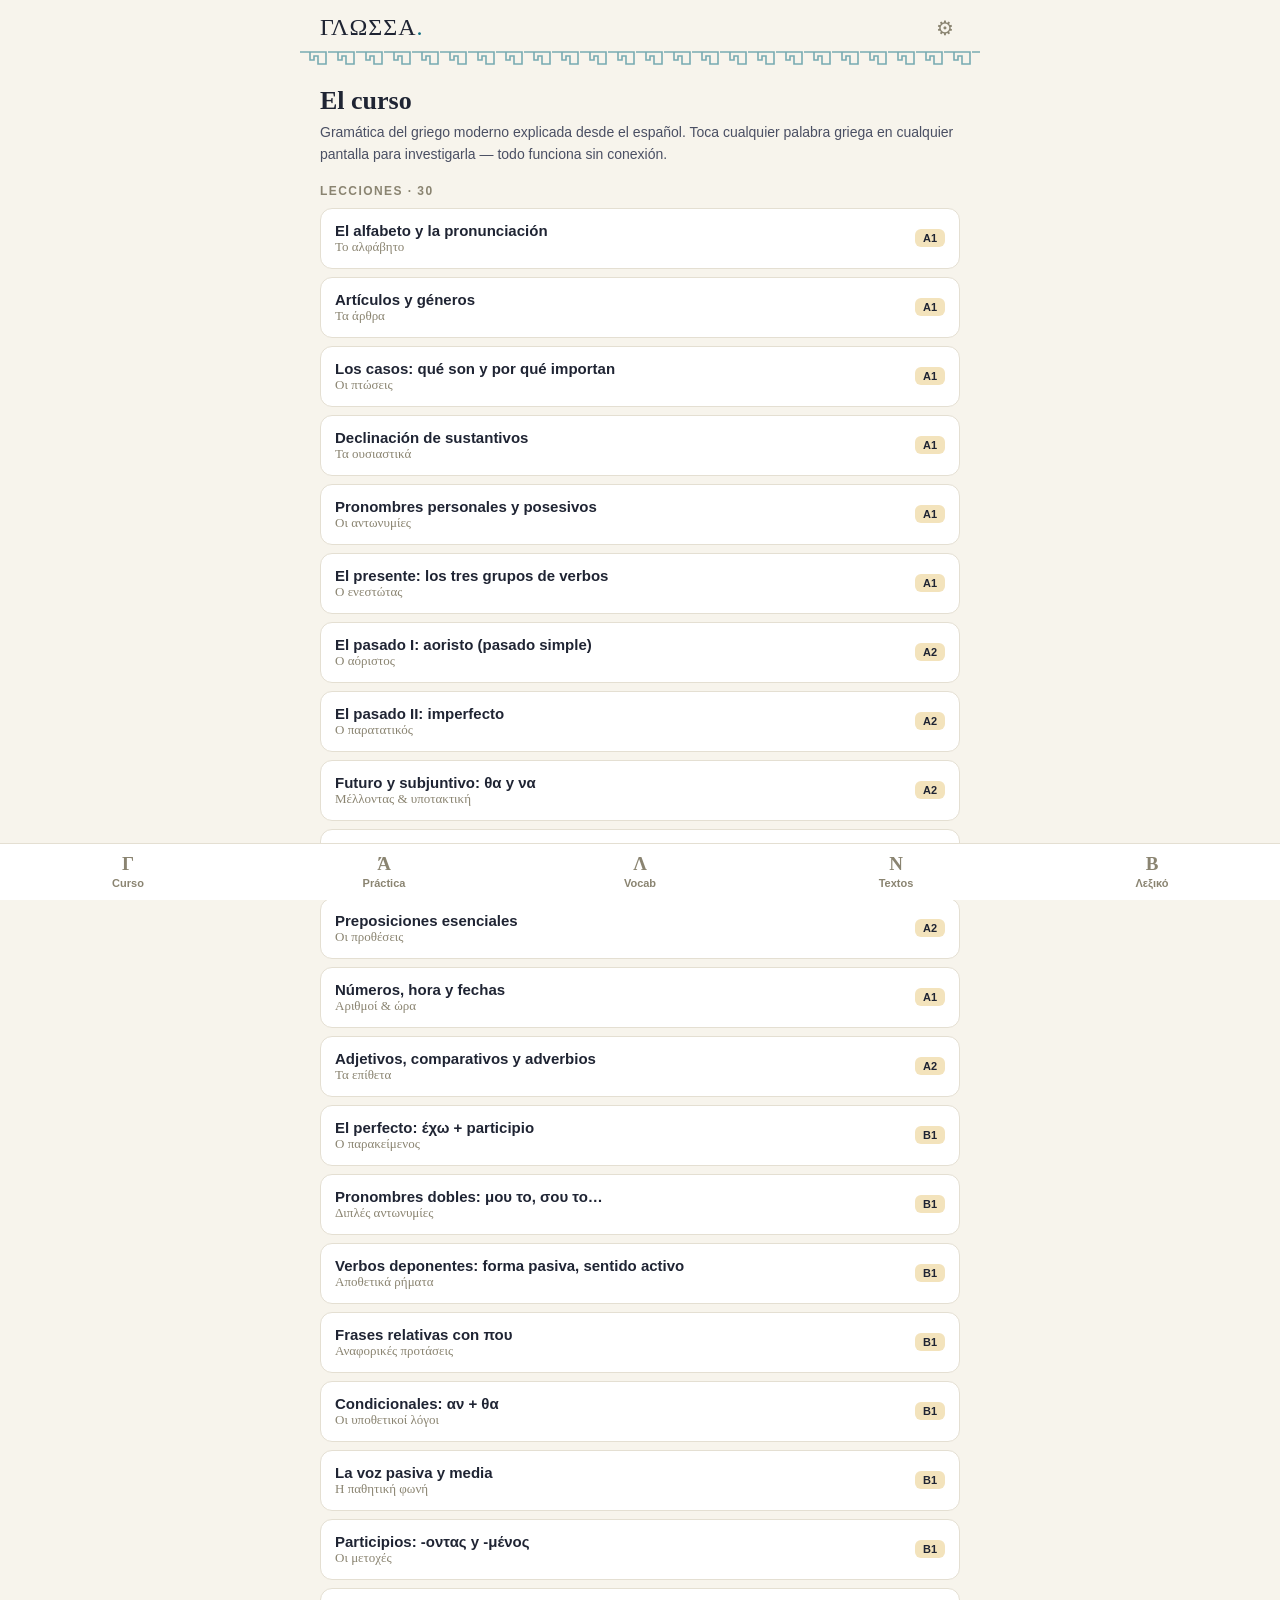
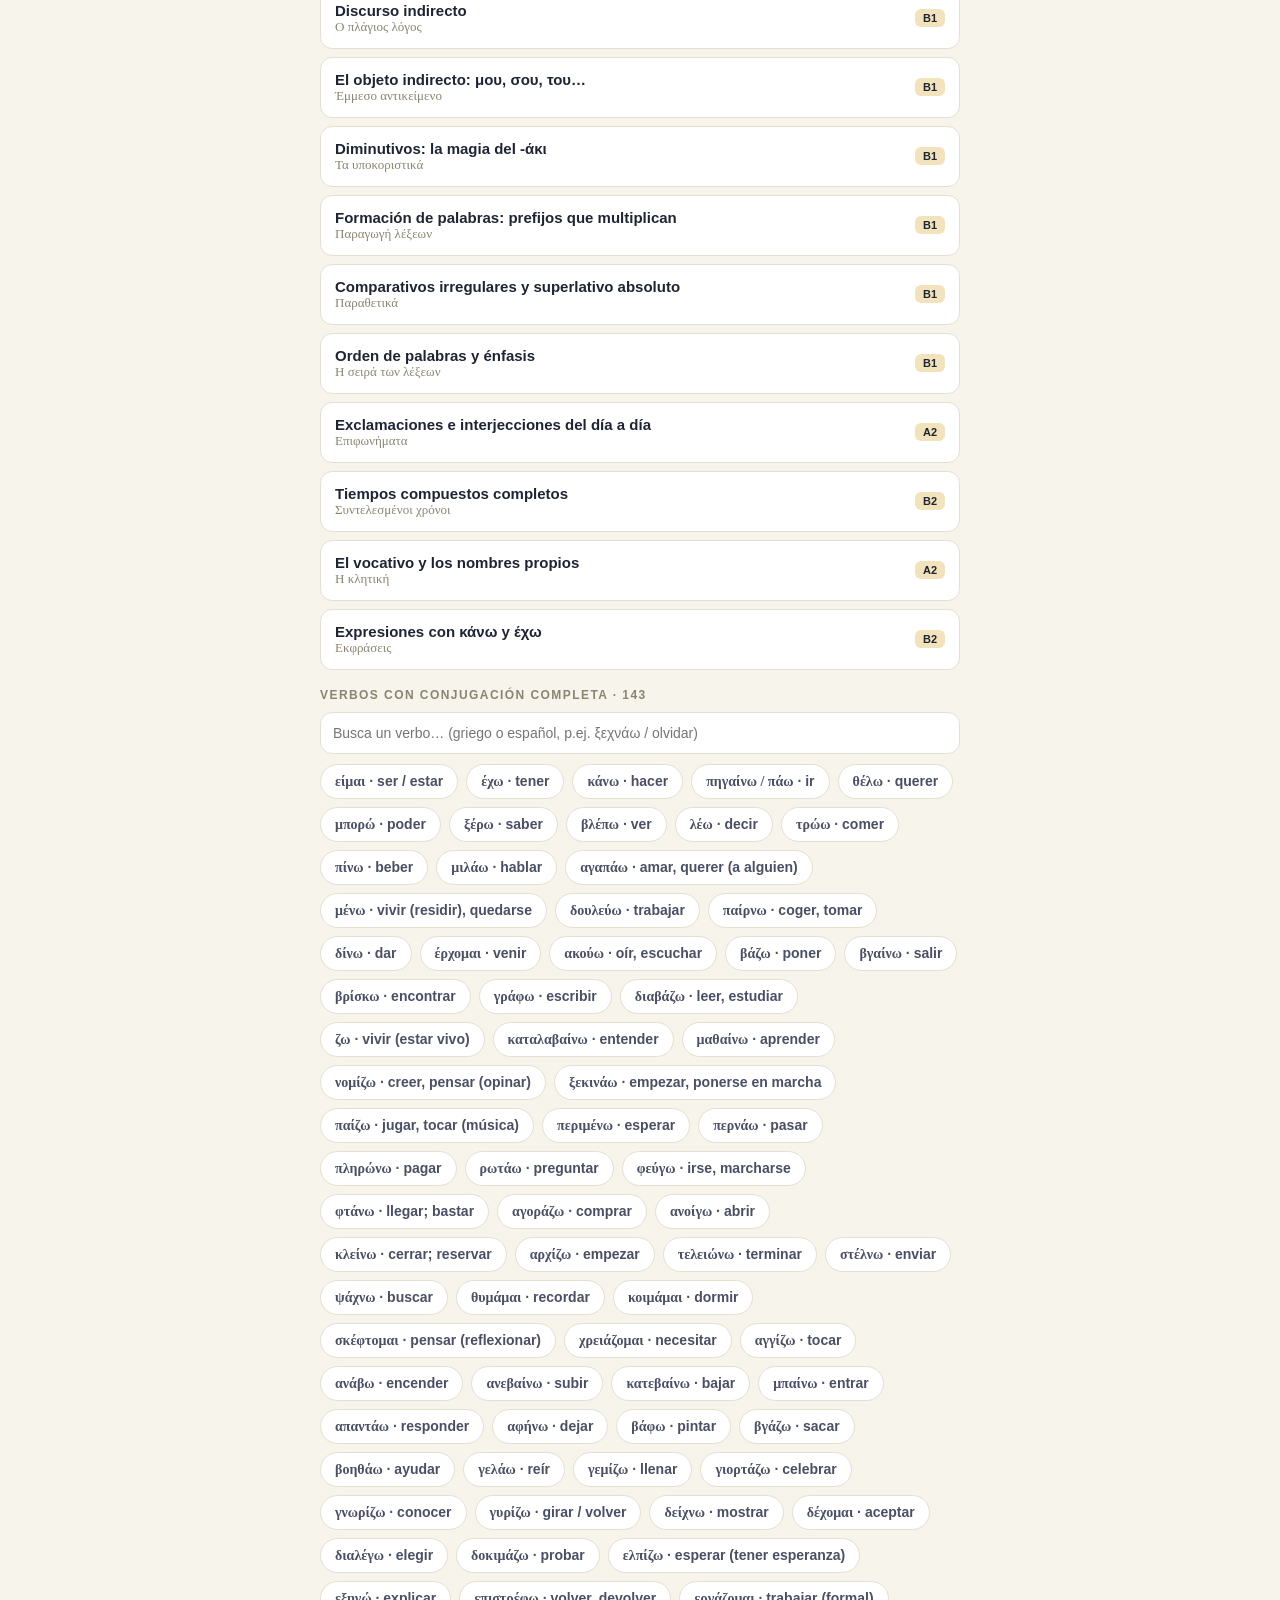
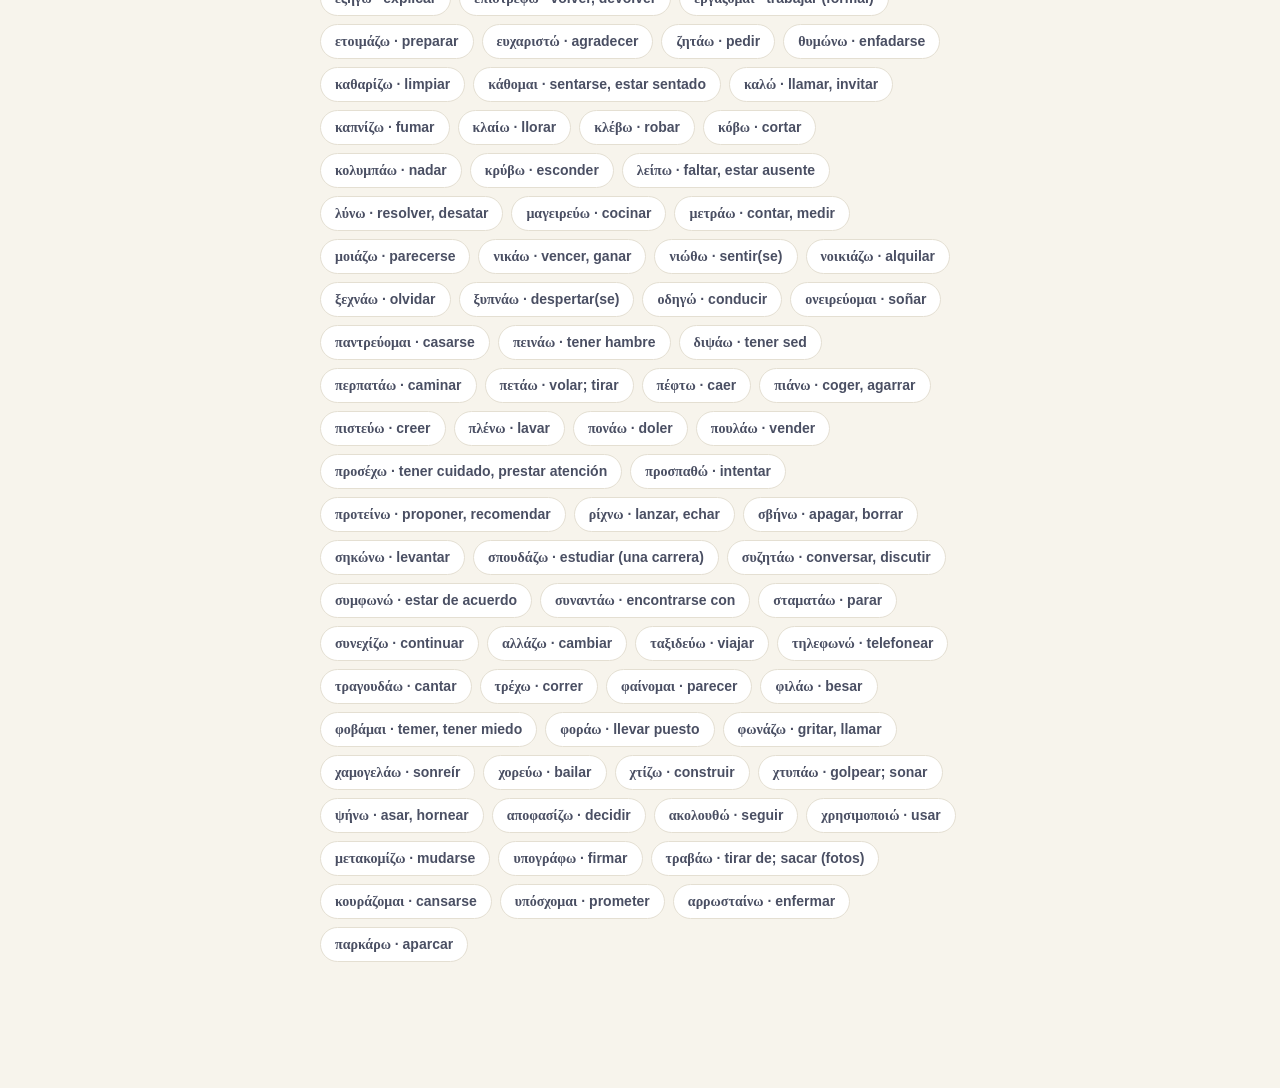
<file: index.html>
<!DOCTYPE html>
<html lang="es">
<head>
<meta charset="UTF-8">
<meta name="viewport" content="width=device-width, initial-scale=1, viewport-fit=cover">
<title>ΓΛΩΣΣΑ · Griego desde el español</title>
<meta name="description" content="Curso completo de griego moderno para hispanohablantes: gramática, verbos, vocabulario, textos paralelos y ejercicios. Funciona offline.">
<meta name="theme-color" content="#F7F4EC">
<link rel="manifest" href="manifest.json">
<link rel="icon" href="data:image/svg+xml,<svg xmlns='http://www.w3.org/2000/svg' viewBox='0 0 100 100'><rect width='100' height='100' rx='20' fill='%230E6E82'/><text x='50' y='68' font-size='52' text-anchor='middle' fill='white' font-family='Georgia'>Γ</text></svg>">
<link rel="apple-touch-icon" href="icon-192.png">
<link rel="stylesheet" href="styles.css">
</head>
<body>
<header id="topbar">
  <div class="brand" onclick="go('curso')">ΓΛΩΣΣΑ<span class="dot">.</span></div>
  <button class="gear" onclick="go('ajustes')" title="Ajustes">⚙</button>
</header>
<div class="meander"></div>
<main id="app"></main>
<nav id="tabbar">
  <button data-tab="curso" onclick="go('curso')"><span class="ticon">Γ</span><span>Curso</span></button>
  <button data-tab="ejercicios" onclick="go('ejercicios')"><span class="ticon">Ά</span><span>Práctica</span></button>
  <button data-tab="vocab" onclick="go('vocab')"><span class="ticon">Λ</span><span>Vocab</span></button>
  <button data-tab="textos" onclick="go('textos')"><span class="ticon">Ν</span><span>Textos</span></button>
  <button data-tab="dic" onclick="go('dic')"><span class="ticon">Β</span><span id="dicCount">Λεξικό</span></button>
</nav>
<div id="sheetOverlay" onclick="closeSheet(event)">
  <div id="sheet" onclick="event.stopPropagation()">
    <div class="handle"></div>
    <div id="sheetTitle"></div>
    <div id="sheetBody"></div>
  </div>
</div>
<script src="app.js"></script>
</body>
</html>
</file>
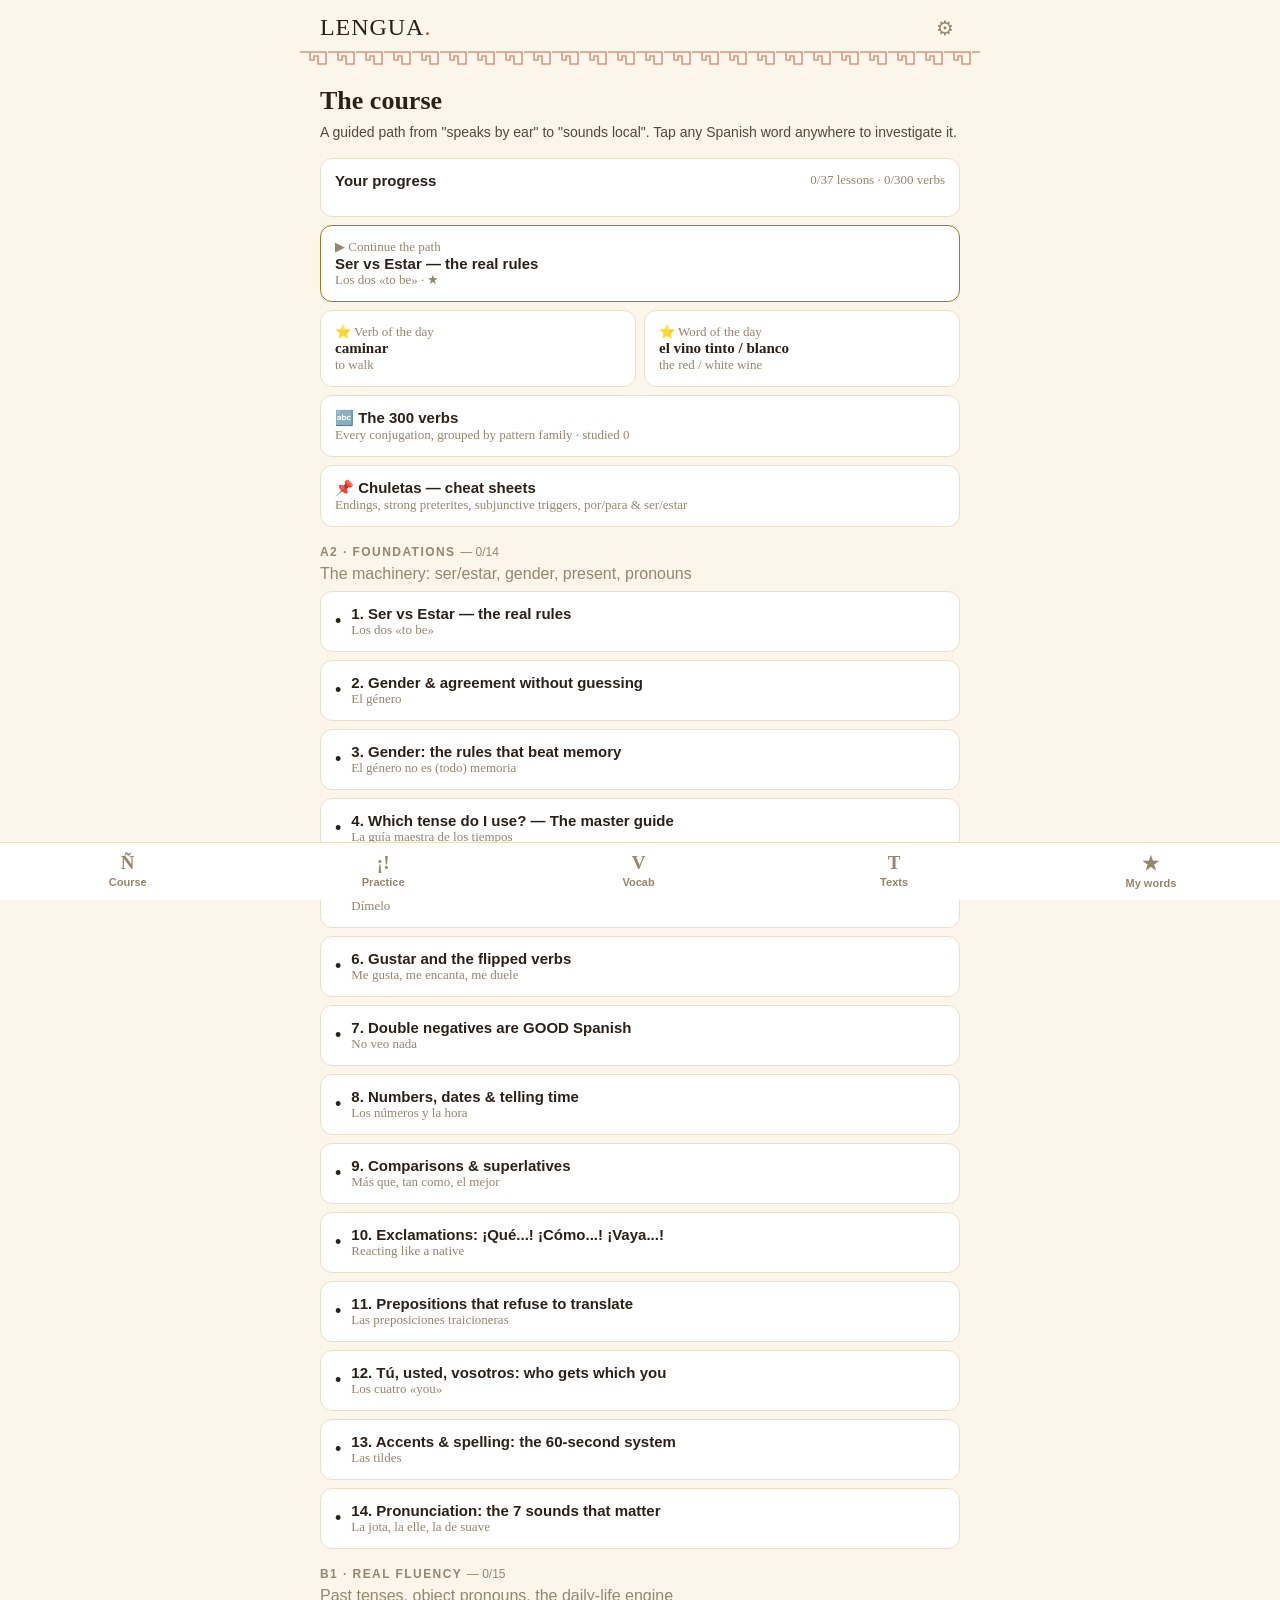
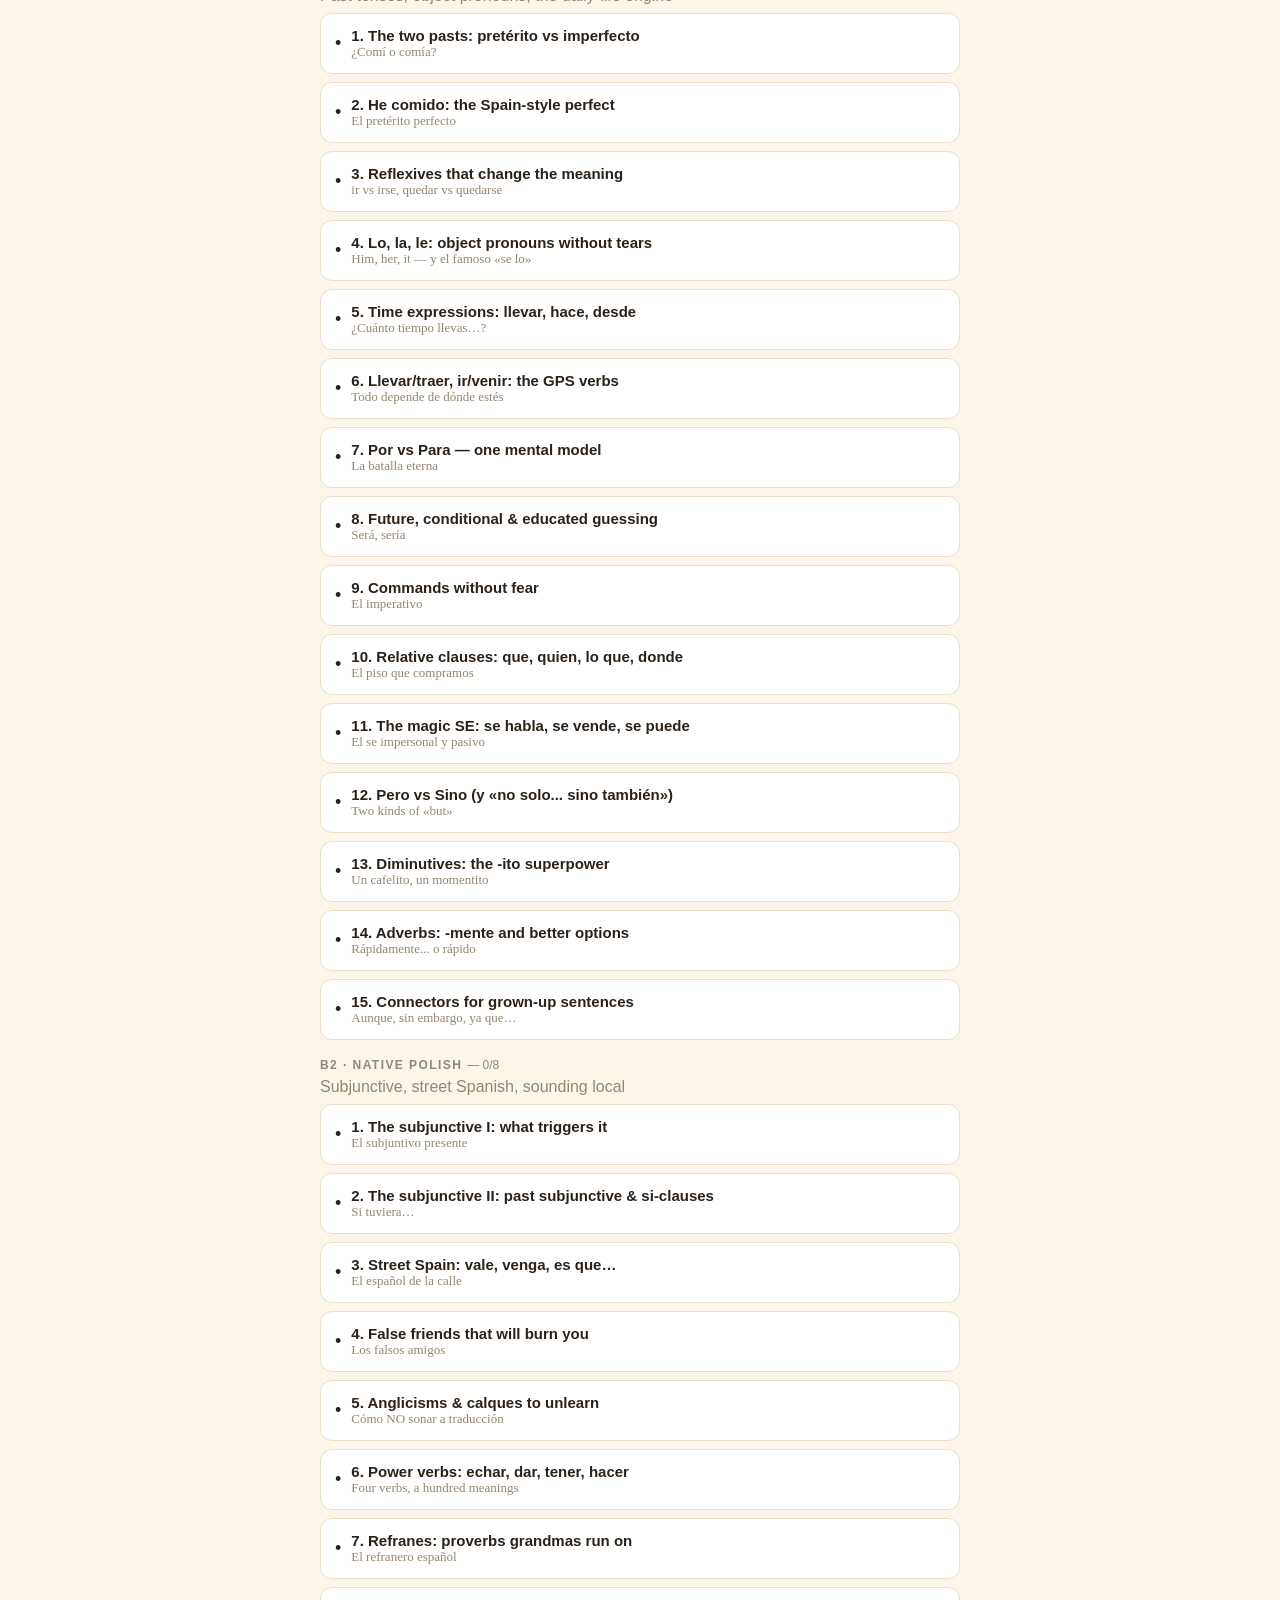
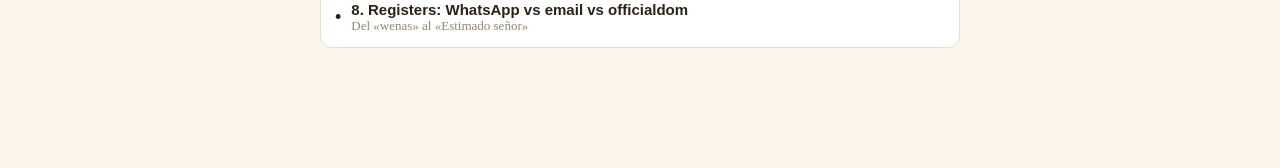
<file: lengua/index.html>
<!DOCTYPE html>
<html lang="en">
<head>
<meta charset="UTF-8">
<meta name="viewport" content="width=device-width, initial-scale=1, viewport-fit=cover">
<title>LENGUA · Real Spanish for English speakers</title>
<meta name="description" content="A complete Spanish course for English speakers who already speak but never studied: verb system, tense usage, subjunctive, por/para, ser/estar, idioms, parallel texts. Works offline.">
<meta name="theme-color" content="#FBF5EA">
<link rel="manifest" href="manifest.json">
<link rel="icon" href="data:image/svg+xml,<svg xmlns='http://www.w3.org/2000/svg' viewBox='0 0 100 100'><rect width='100' height='100' rx='20' fill='%23B94A2C'/><text x='50' y='70' font-size='52' text-anchor='middle' fill='%23FBF5EA' font-family='Georgia'>Ñ</text></svg>">
<link rel="apple-touch-icon" href="icon-192.png">
<link rel="stylesheet" href="styles.css">
</head>
<body>
<header id="topbar">
  <div class="brand" onclick="go('curso')">LENGUA<span class="dot">.</span></div>
  <button class="gear" onclick="go('ajustes')" title="Settings">⚙</button>
</header>
<div class="meander"></div>
<main id="app"></main>
<nav id="tabbar">
  <button data-tab="curso" onclick="go('curso')"><span class="ticon">Ñ</span><span>Course</span></button>
  <button data-tab="ejercicios" onclick="go('ejercicios')"><span class="ticon">¡!</span><span>Practice</span></button>
  <button data-tab="vocab" onclick="go('vocab')"><span class="ticon">V</span><span>Vocab</span></button>
  <button data-tab="textos" onclick="go('textos')"><span class="ticon">T</span><span>Texts</span></button>
  <button data-tab="dic" onclick="go('dic')"><span class="ticon">★</span><span id="dicCount">My words</span></button>
</nav>
<div id="sheetOverlay" onclick="closeSheet(event)">
  <div id="sheet" onclick="event.stopPropagation()">
    <div class="handle"></div>
    <div id="sheetTitle"></div>
    <div id="sheetBody"></div>
  </div>
</div>
<script src="app.js"></script>
</body>
</html>
</file>
<file: styles.css>
:root{
  --paper:#F7F4EC; --card:#fff; --ink:#1F2433; --ink-soft:#4A4F63; --muted:#8A8471;
  --thalassa:#0E6E82; --thalassa-dark:#0A5364; --honey:#F3E3BC; --honey-deep:#C08A2D;
  --line:#E4DFD2; --danger:#A33B2E; --ok:#2E7D4F;
}
*{box-sizing:border-box}
body{margin:0;background:var(--paper);color:var(--ink);font-family:'Helvetica Neue',Arial,sans-serif;padding-bottom:calc(72px + env(safe-area-inset-bottom))}
.serif{font-family:Georgia,'Times New Roman',serif}
#topbar{display:flex;justify-content:space-between;align-items:center;max-width:680px;margin:0 auto;padding:14px 20px 0}
.brand{font-family:Georgia,serif;font-size:24px;letter-spacing:.04em;cursor:pointer}
.brand .dot{color:var(--thalassa)}
.gear{background:none;border:none;font-size:20px;cursor:pointer;color:var(--muted)}
.meander{height:14px;max-width:680px;margin:10px auto 0;opacity:.55;background-repeat:repeat-x;background-image:url("data:image/svg+xml,%3Csvg xmlns='http://www.w3.org/2000/svg' width='28' height='14' viewBox='0 0 28 14'%3E%3Cpath d='M0 1 h26 v12 h-8 v-8 h-4 v4 h-4 v-8 h12' fill='none' stroke='%230E6E82' stroke-width='1.6'/%3E%3C/svg%3E")}
main{max-width:680px;margin:0 auto;padding:16px 20px 40px}
h1{font-family:Georgia,serif;font-size:26px;margin:4px 0 6px;line-height:1.2}
h2{font-family:Georgia,serif;font-size:23px;margin:0 0 4px;line-height:1.25}
.sub{color:var(--ink-soft);font-size:14px;line-height:1.55;margin:0 0 14px}
.stitle{font-size:12px;font-weight:700;letter-spacing:.12em;text-transform:uppercase;color:var(--muted);margin:18px 0 10px}
.chips{display:flex;flex-wrap:wrap;gap:8px;margin-bottom:14px}
.chip{padding:8px 14px;border-radius:999px;border:1.5px solid var(--line);background:var(--card);color:var(--ink-soft);font-size:14px;font-weight:600;cursor:pointer;transition:all .15s}
.chip.on{border-color:var(--thalassa);background:var(--thalassa);color:#fff}
.card{background:var(--card);border:1px solid var(--line);border-radius:12px;padding:13px 14px;margin-bottom:8px}
.card.tap{cursor:pointer}
.card .t{font-weight:700;font-size:15px}
.card .s{font-family:Georgia,serif;color:var(--muted);font-size:13px}
.row{display:flex;justify-content:space-between;align-items:center;gap:10px}
.lvl{background:var(--honey);border-radius:6px;font-size:11px;font-weight:800;padding:3px 8px;flex-shrink:0}
.back{background:none;border:none;color:var(--thalassa);font-weight:700;font-size:14px;cursor:pointer;padding:0;margin-bottom:12px}
.btn{padding:10px 16px;border-radius:10px;border:none;background:var(--thalassa);color:#fff;font-weight:700;font-size:14px;cursor:pointer}
.btn.big{width:100%;padding:16px;font-size:17px;border-radius:14px;box-shadow:0 4px 14px rgba(14,110,130,.35)}
.btn.ghost{background:transparent;border:1.5px solid var(--thalassa);color:var(--thalassa)}
.btn:disabled{background:var(--line);color:var(--muted);cursor:default;box-shadow:none}
.btnrow{display:flex;gap:10px;flex-wrap:wrap;margin-top:12px}
table{border-collapse:collapse;width:100%;background:var(--card);border-radius:12px;overflow:hidden;font-size:14px;margin:10px 0 16px}
th{text-align:left;padding:8px 10px;background:var(--honey);font-size:12px;letter-spacing:.06em;text-transform:uppercase}
td{padding:7px 10px;border-top:1px solid var(--line)}
td.gr{font-family:Georgia,serif;font-size:15px}
.tblwrap{overflow-x:auto}
p.lx{font-size:15px;line-height:1.65;margin:0 0 12px}
.ex{background:var(--card);border-left:3px solid var(--honey-deep);border-radius:10px;padding:10px 14px;margin:0 0 12px;cursor:pointer}
.ex .el{font-family:Georgia,serif;font-size:17px}
.ex .es{color:var(--muted);font-size:13px;margin-top:2px}
.gw{cursor:pointer;border-radius:4px;padding:1px 2px;transition:background .12s}
.gw:active,.gw:hover{background:var(--honey)}
.gtext{font-family:Georgia,serif;font-size:20px;line-height:1.75;margin:0 0 10px}
.estext{font-size:15px;line-height:1.6;margin:0 0 22px;color:var(--muted);border-left:3px solid var(--line);padding-left:12px}
.estext .sp{cursor:pointer;border-radius:4px;transition:background .15s}
.pair-on{background:var(--honey)!important;color:var(--ink)!important}
.hint{color:var(--muted);font-size:13px;text-align:center;margin-top:10px}
.plus{border:1.5px solid var(--thalassa);background:transparent;color:var(--thalassa);border-radius:8px;width:30px;height:30px;font-size:16px;font-weight:800;cursor:pointer;flex-shrink:0}
.plus.saved{border-color:var(--line);background:var(--line);color:var(--muted);cursor:default}
#tabbar{position:fixed;bottom:0;left:0;right:0;background:var(--card);border-top:1px solid var(--line);display:flex;justify-content:space-around;padding:8px 0 calc(10px + env(safe-area-inset-bottom));z-index:40}
#tabbar button{background:none;border:none;cursor:pointer;color:var(--muted);display:flex;flex-direction:column;align-items:center;gap:2px;min-width:60px;font-size:11px;font-weight:700}
#tabbar button.on{color:var(--thalassa)}
.ticon{font-family:Georgia,serif;font-size:19px;font-weight:700}
#sheetOverlay{position:fixed;inset:0;background:rgba(31,36,51,.45);z-index:50;display:none;align-items:flex-end;justify-content:center}
#sheetOverlay.open{display:flex}
#sheet{background:var(--paper);width:100%;max-width:640px;max-height:78vh;overflow-y:auto;border-radius:20px 20px 0 0;padding:10px 20px 28px;box-shadow:0 -8px 40px rgba(0,0,0,.25)}
.handle{width:40px;height:4px;background:var(--line);border-radius:2px;margin:6px auto 12px}
#sheetTitle{font-size:12px;letter-spacing:.14em;text-transform:uppercase;color:var(--thalassa);font-weight:700;margin-bottom:10px}
.spinner{width:34px;height:34px;border:3px solid var(--line);border-top-color:var(--thalassa);border-radius:50%;animation:spin .9s linear infinite;margin:26px auto 12px}
@keyframes spin{to{transform:rotate(360deg)}}
.spinlbl{color:var(--ink-soft);font-size:14px;text-align:center}
.wbig{font-family:Georgia,serif;font-size:30px}
.wpos{font-size:13px;color:var(--thalassa);font-weight:700;margin-bottom:14px}
.wrow{margin-bottom:12px}
.wk{font-size:11px;letter-spacing:.1em;text-transform:uppercase;color:var(--muted);font-weight:700}
.wv{font-size:15px;line-height:1.5}
.quiz{background:var(--card);border:1.5px solid var(--line);border-radius:16px;padding:22px 18px;text-align:center;margin-bottom:14px}
.quiz .q{font-family:Georgia,serif;font-size:26px;margin-bottom:4px}
.quiz .qm{color:var(--muted);font-size:13px;margin-bottom:16px}
.opts{display:flex;flex-direction:column;gap:8px}
.opt{padding:12px;border-radius:10px;border:1.5px solid var(--line);background:var(--paper);font-size:16px;font-family:Georgia,serif;cursor:pointer;transition:all .12s}
.opt.right{border-color:var(--ok);background:#E8F3EC;color:var(--ok);font-weight:700}
.opt.wrong{border-color:var(--danger);background:#F7E9E6;color:var(--danger)}
.score{display:flex;justify-content:center;gap:18px;color:var(--muted);font-size:13px;font-weight:700;margin-bottom:12px}
.wordbank{display:flex;flex-wrap:wrap;gap:8px;justify-content:center;margin:12px 0}
.wtoken{padding:8px 12px;border-radius:10px;border:1.5px solid var(--thalassa);background:var(--card);font-family:Georgia,serif;font-size:16px;cursor:pointer}
.wtoken.used{opacity:.25;pointer-events:none}
.built{min-height:44px;background:var(--paper);border:1.5px dashed var(--line);border-radius:10px;padding:8px;font-family:Georgia,serif;font-size:17px;line-height:1.6}
.flash{background:var(--card);border:1.5px solid var(--line);border-radius:18px;padding:48px 20px;cursor:pointer;box-shadow:0 6px 18px rgba(31,36,51,.08);margin-bottom:16px;text-align:center}
input[type=text],input[type=password],textarea{width:100%;border-radius:12px;border:1.5px solid var(--line);padding:12px;font-size:14px;background:var(--card);color:var(--ink)}
.notice{background:var(--honey);border-radius:12px;padding:12px 14px;font-size:14px;line-height:1.5;margin-bottom:14px}
.err{color:var(--danger);font-size:14px;margin:10px 0}
@media (prefers-reduced-motion:reduce){*{animation:none!important;transition:none!important}}
.gw.marked{background:var(--honey);box-shadow:0 2px 0 var(--honey-deep)}
</file>
<file: lengua/styles.css>
:root{
  --paper:#FBF5EA; --card:#fff; --ink:#2B2118; --ink-soft:#54483A; --muted:#95866E;
  --thalassa:#B94A2C; --thalassa-dark:#8F3820; --honey:#F2DFAE; --honey-deep:#A87718;
  --line:#EADFCB; --danger:#A33B2E; --ok:#2E7D4F;
}
*{box-sizing:border-box}
body{margin:0;background:var(--paper);color:var(--ink);font-family:'Helvetica Neue',Arial,sans-serif;padding-bottom:calc(72px + env(safe-area-inset-bottom))}
.serif{font-family:Georgia,'Times New Roman',serif}
#topbar{display:flex;justify-content:space-between;align-items:center;max-width:680px;margin:0 auto;padding:14px 20px 0}
.brand{font-family:Georgia,serif;font-size:24px;letter-spacing:.04em;cursor:pointer}
.brand .dot{color:var(--thalassa)}
.gear{background:none;border:none;font-size:20px;cursor:pointer;color:var(--muted)}
.meander{height:14px;max-width:680px;margin:10px auto 0;opacity:.55;background-repeat:repeat-x;background-image:url("data:image/svg+xml,%3Csvg xmlns='http://www.w3.org/2000/svg' width='28' height='14' viewBox='0 0 28 14'%3E%3Cpath d='M0 1 h26 v12 h-8 v-8 h-4 v4 h-4 v-8 h12' fill='none' stroke='%23B94A2C' stroke-width='1.6'/%3E%3C/svg%3E")}
main{max-width:680px;margin:0 auto;padding:16px 20px 40px}
h1{font-family:Georgia,serif;font-size:26px;margin:4px 0 6px;line-height:1.2}
h2{font-family:Georgia,serif;font-size:23px;margin:0 0 4px;line-height:1.25}
.sub{color:var(--ink-soft);font-size:14px;line-height:1.55;margin:0 0 14px}
.stitle{font-size:12px;font-weight:700;letter-spacing:.12em;text-transform:uppercase;color:var(--muted);margin:18px 0 10px}
.chips{display:flex;flex-wrap:wrap;gap:8px;margin-bottom:14px}
.chip{padding:8px 14px;border-radius:999px;border:1.5px solid var(--line);background:var(--card);color:var(--ink-soft);font-size:14px;font-weight:600;cursor:pointer;transition:all .15s}
.chip.on{border-color:var(--thalassa);background:var(--thalassa);color:#fff}
.card{background:var(--card);border:1px solid var(--line);border-radius:12px;padding:13px 14px;margin-bottom:8px}
.card.tap{cursor:pointer}
.card .t{font-weight:700;font-size:15px}
.card .s{font-family:Georgia,serif;color:var(--muted);font-size:13px}
.row{display:flex;justify-content:space-between;align-items:center;gap:10px}
.lvl{background:var(--honey);border-radius:6px;font-size:11px;font-weight:800;padding:3px 8px;flex-shrink:0}
.back{background:none;border:none;color:var(--thalassa);font-weight:700;font-size:14px;cursor:pointer;padding:0;margin-bottom:12px}
.btn{padding:10px 16px;border-radius:10px;border:none;background:var(--thalassa);color:#fff;font-weight:700;font-size:14px;cursor:pointer}
.btn.big{width:100%;padding:16px;font-size:17px;border-radius:14px;box-shadow:0 4px 14px rgba(14,110,130,.35)}
.btn.ghost{background:transparent;border:1.5px solid var(--thalassa);color:var(--thalassa)}
.btn:disabled{background:var(--line);color:var(--muted);cursor:default;box-shadow:none}
.btnrow{display:flex;gap:10px;flex-wrap:wrap;margin-top:12px}
table{border-collapse:collapse;width:100%;background:var(--card);border-radius:12px;overflow:hidden;font-size:14px;margin:10px 0 16px}
th{text-align:left;padding:8px 10px;background:var(--honey);font-size:12px;letter-spacing:.06em;text-transform:uppercase}
td{padding:7px 10px;border-top:1px solid var(--line)}
td.gr{font-family:Georgia,serif;font-size:15px}
.tblwrap{overflow-x:auto}
p.lx{font-size:15px;line-height:1.65;margin:0 0 12px}
.ex{background:var(--card);border-left:3px solid var(--honey-deep);border-radius:10px;padding:10px 14px;margin:0 0 12px;cursor:pointer}
.ex .el{font-family:Georgia,serif;font-size:17px}
.ex .es{color:var(--muted);font-size:13px;margin-top:2px}
.gw{cursor:pointer;border-radius:4px;padding:1px 2px;transition:background .12s}
.gw:active,.gw:hover{background:var(--honey)}
.gtext{font-family:Georgia,serif;font-size:20px;line-height:1.75;margin:0 0 10px}
.estext{font-size:15px;line-height:1.6;margin:0 0 22px;color:var(--muted);border-left:3px solid var(--line);padding-left:12px}
.estext .sp{cursor:pointer;border-radius:4px;transition:background .15s}
.pair-on{background:var(--honey)!important;color:var(--ink)!important}
.hint{color:var(--muted);font-size:13px;text-align:center;margin-top:10px}
.plus{border:1.5px solid var(--thalassa);background:transparent;color:var(--thalassa);border-radius:8px;width:30px;height:30px;font-size:16px;font-weight:800;cursor:pointer;flex-shrink:0}
.plus.saved{border-color:var(--line);background:var(--line);color:var(--muted);cursor:default}
#tabbar{position:fixed;bottom:0;left:0;right:0;background:var(--card);border-top:1px solid var(--line);display:flex;justify-content:space-around;padding:8px 0 calc(10px + env(safe-area-inset-bottom));z-index:40}
#tabbar button{background:none;border:none;cursor:pointer;color:var(--muted);display:flex;flex-direction:column;align-items:center;gap:2px;min-width:60px;font-size:11px;font-weight:700}
#tabbar button.on{color:var(--thalassa)}
.ticon{font-family:Georgia,serif;font-size:19px;font-weight:700}
#sheetOverlay{position:fixed;inset:0;background:rgba(31,36,51,.45);z-index:50;display:none;align-items:flex-end;justify-content:center}
#sheetOverlay.open{display:flex}
#sheet{background:var(--paper);width:100%;max-width:640px;max-height:78vh;overflow-y:auto;border-radius:20px 20px 0 0;padding:10px 20px 28px;box-shadow:0 -8px 40px rgba(0,0,0,.25)}
.handle{width:40px;height:4px;background:var(--line);border-radius:2px;margin:6px auto 12px}
#sheetTitle{font-size:12px;letter-spacing:.14em;text-transform:uppercase;color:var(--thalassa);font-weight:700;margin-bottom:10px}
.spinner{width:34px;height:34px;border:3px solid var(--line);border-top-color:var(--thalassa);border-radius:50%;animation:spin .9s linear infinite;margin:26px auto 12px}
@keyframes spin{to{transform:rotate(360deg)}}
.spinlbl{color:var(--ink-soft);font-size:14px;text-align:center}
.wbig{font-family:Georgia,serif;font-size:30px}
.wpos{font-size:13px;color:var(--thalassa);font-weight:700;margin-bottom:14px}
.wrow{margin-bottom:12px}
.wk{font-size:11px;letter-spacing:.1em;text-transform:uppercase;color:var(--muted);font-weight:700}
.wv{font-size:15px;line-height:1.5}
.quiz{background:var(--card);border:1.5px solid var(--line);border-radius:16px;padding:22px 18px;text-align:center;margin-bottom:14px}
.quiz .q{font-family:Georgia,serif;font-size:26px;margin-bottom:4px}
.quiz .qm{color:var(--muted);font-size:13px;margin-bottom:16px}
.opts{display:flex;flex-direction:column;gap:8px}
.opt{padding:12px;border-radius:10px;border:1.5px solid var(--line);background:var(--paper);font-size:16px;font-family:Georgia,serif;cursor:pointer;transition:all .12s}
.opt.right{border-color:var(--ok);background:#E8F3EC;color:var(--ok);font-weight:700}
.opt.wrong{border-color:var(--danger);background:#F7E9E6;color:var(--danger)}
.score{display:flex;justify-content:center;gap:18px;color:var(--muted);font-size:13px;font-weight:700;margin-bottom:12px}
.wordbank{display:flex;flex-wrap:wrap;gap:8px;justify-content:center;margin:12px 0}
.wtoken{padding:8px 12px;border-radius:10px;border:1.5px solid var(--thalassa);background:var(--card);font-family:Georgia,serif;font-size:16px;cursor:pointer}
.wtoken.used{opacity:.25;pointer-events:none}
.built{min-height:44px;background:var(--paper);border:1.5px dashed var(--line);border-radius:10px;padding:8px;font-family:Georgia,serif;font-size:17px;line-height:1.6}
.flash{background:var(--card);border:1.5px solid var(--line);border-radius:18px;padding:48px 20px;cursor:pointer;box-shadow:0 6px 18px rgba(31,36,51,.08);margin-bottom:16px;text-align:center}
input[type=text],input[type=password],textarea{width:100%;border-radius:12px;border:1.5px solid var(--line);padding:12px;font-size:14px;background:var(--card);color:var(--ink)}
.notice{background:var(--honey);border-radius:12px;padding:12px 14px;font-size:14px;line-height:1.5;margin-bottom:14px}
.err{color:var(--danger);font-size:14px;margin:10px 0}
@media (prefers-reduced-motion:reduce){*{animation:none!important;transition:none!important}}
.gw.marked{background:var(--honey);box-shadow:0 2px 0 var(--honey-deep)}
</file>
